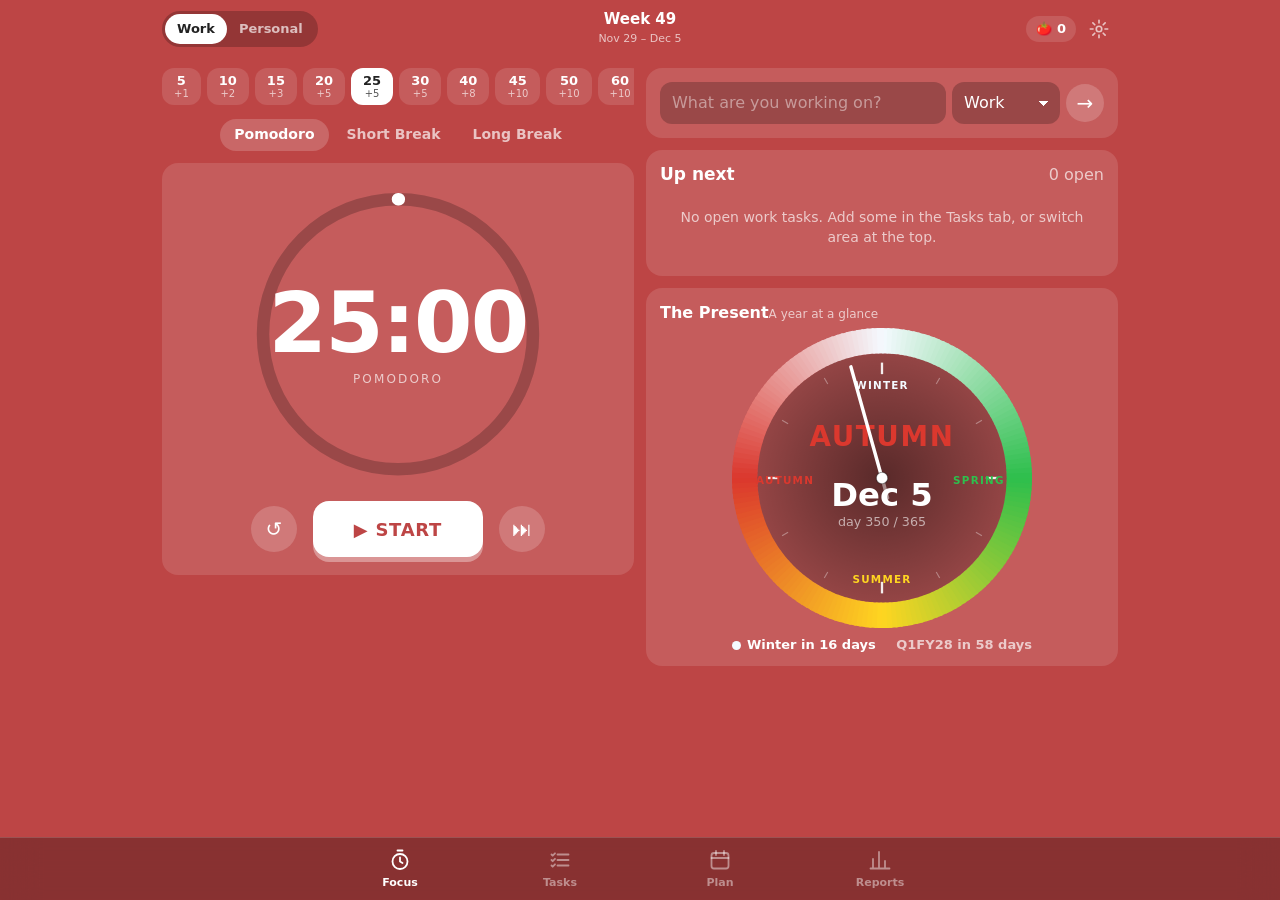
<file: index.html>
<!doctype html>
<html lang="en">
<head>
  <meta charset="utf-8">
  <meta name="viewport" content="width=device-width, initial-scale=1">
  <title>Simple Pomo</title>
  <meta http-equiv="refresh" content="0; url=docs/">
  <link rel="canonical" href="docs/">
</head>
<body>
  <p>Opening <a href="docs/">Simple Pomo</a>…</p>
  <script>location.replace('docs/');</script>
</body>
</html>
</file>
<file: docs/styles.css>
/* Simple Pomo (web) — mobile-first, phase-tinted */
:root {
  --bg: #bd4545;
  --tint: #db4f4f;
  --fg: #fff;
  --dim: rgba(255, 255, 255, .68);
  --faint: rgba(255, 255, 255, .45);
  --card: rgba(255, 255, 255, .12);
  --card-2: rgba(255, 255, 255, .18);
  --line: rgba(255, 255, 255, .16);
  --field: rgba(0, 0, 0, .22);
  --good: #4fc27e;
  --bad: #ff8a80;
  --warn: #ffc857;
  --radius: 16px;
  --safe-t: env(safe-area-inset-top, 0px);
  --safe-b: env(safe-area-inset-bottom, 0px);
  --hdr-h: 58px;
  --tab-h: 62px;
  color-scheme: dark;
}

* { box-sizing: border-box; -webkit-tap-highlight-color: transparent; }
html { background: var(--bg); transition: background .4s; }
body {
  margin: 0;
  min-height: 100vh;
  min-height: 100dvh;
  background: var(--bg);
  color: var(--fg);
  font: 16px/1.4 -apple-system, BlinkMacSystemFont, "SF Pro Text", "Segoe UI", Roboto, system-ui, sans-serif;
  padding-top: calc(var(--hdr-h) + var(--safe-t));
  padding-bottom: calc(var(--tab-h) + var(--safe-b) + 16px);
  -webkit-text-size-adjust: 100%;
  overscroll-behavior-y: none;
}
body.sheet-open { overflow: hidden; }
button, input, select, textarea { font: inherit; color: inherit; }
button { cursor: pointer; border: 0; background: none; padding: 0; touch-action: manipulation; }
h1, h2, h3, h4 { margin: 0; line-height: 1.2; }
h1 { font-size: 24px; }
h2 { font-size: 17px; }
h4 { font-size: 12px; letter-spacing: .08em; text-transform: uppercase; color: var(--dim); margin-bottom: 8px; }
p { margin: 0 0 8px; }
code { background: var(--field); padding: 1px 5px; border-radius: 5px; font-size: .9em; }
.muted { color: var(--dim); }
.small { font-size: 13px; }
.hidden { display: none !important; }
.grow { flex: 1; min-width: 0; }
.sp { display: inline-block; width: 6px; }
.dim { opacity: .5; }

/* ───────── header ───────── */
.hdr {
  position: fixed; inset: 0 0 auto 0; z-index: 20;
  padding-top: var(--safe-t);
  background: var(--bg);
  transition: background .4s;
}
.hdr-in {
  height: var(--hdr-h);
  max-width: 980px; margin: 0 auto; padding: 0 12px;
  display: grid; grid-template-columns: 1fr auto 1fr; align-items: center; gap: 8px;
}
.area-seg { display: inline-flex; background: var(--field); border-radius: 999px; padding: 3px; justify-self: start; }
.area-seg button { padding: 6px 12px; border-radius: 999px; font-size: 13px; font-weight: 600; color: var(--dim); }
.area-seg button.on { background: #fff; color: #222; }
.week-badge { text-align: center; line-height: 1.15; }
.week-badge b { display: block; font-size: 15px; }
.week-badge span { font-size: 11px; color: var(--dim); }
.hdr-right { display: flex; align-items: center; gap: 4px; justify-self: end; }
.today-pill { background: var(--card); border-radius: 999px; padding: 4px 10px; font-size: 13px; font-weight: 600; }

/* ───────── tabs ───────── */
.tabs {
  position: fixed; inset: auto 0 0 0; z-index: 20;
  display: flex; justify-content: center;
  padding-bottom: var(--safe-b);
  background: rgba(0, 0, 0, .28);
  -webkit-backdrop-filter: blur(18px); backdrop-filter: blur(18px);
  border-top: 1px solid var(--line);
}
.tabs button {
  flex: 1; max-width: 160px; height: var(--tab-h);
  display: flex; flex-direction: column; align-items: center; justify-content: center; gap: 3px;
  color: var(--faint); font-size: 11px; font-weight: 600;
}
.tabs button.on { color: #fff; }
.tabs svg { width: 24px; height: 24px; fill: none; stroke: currentColor; stroke-width: 1.8; stroke-linecap: round; stroke-linejoin: round; }

/* ───────── layout ───────── */
main { max-width: 640px; margin: 0 auto; padding: 4px 12px 0; }
.page { display: flex; flex-direction: column; gap: 12px; }
.page-head { display: flex; align-items: flex-start; justify-content: space-between; gap: 10px; padding-top: 6px; }
.head-btns { display: flex; gap: 6px; flex-wrap: wrap; justify-content: flex-end; }
.card { background: var(--card); border-radius: var(--radius); padding: 14px; }
.card.slim { padding: 8px 10px; }
.sec-head { display: flex; align-items: baseline; justify-content: space-between; gap: 8px; margin-bottom: 8px; }
.empty { color: var(--dim); text-align: center; padding: 14px 6px; margin: 0; font-size: 14px; }
.empty-state { text-align: center; padding: 28px 12px; }
.empty-state .big-emoji { font-size: 40px; }
.empty-state p { color: var(--dim); }
.link { color: #fff; text-decoration: underline; text-underline-offset: 3px; font-size: 13px; opacity: .85; }

/* ───────── controls ───────── */
.btn {
  display: inline-flex; align-items: center; justify-content: center; gap: 6px;
  min-height: 40px; padding: 0 16px; border-radius: 12px;
  background: var(--card-2); font-weight: 600; font-size: 15px; white-space: nowrap;
}
.btn:active { transform: scale(.97); }
.btn.sm { min-height: 34px; padding: 0 12px; font-size: 14px; border-radius: 10px; }
.btn.xs { min-height: 28px; padding: 0 10px; font-size: 12px; border-radius: 8px; }
.btn.primary { background: #fff; color: #222; }
.btn.good { background: color-mix(in srgb, var(--good) 35%, transparent); }
.btn.on { background: var(--field); color: var(--dim); }
.btn.bad, .btn.danger { background: color-mix(in srgb, #e53935 40%, transparent); }
.btn svg { width: 16px; height: 16px; fill: none; stroke: currentColor; stroke-width: 2.2; stroke-linecap: round; }
.btn-row { display: flex; gap: 8px; flex-wrap: wrap; margin: 8px 0; }
.file-btn { cursor: pointer; width: 100%; }
.icon-btn {
  width: 38px; height: 38px; flex: none; border-radius: 50%;
  display: inline-flex; align-items: center; justify-content: center; color: var(--dim);
}
.icon-btn:active { background: var(--card); }
.icon-btn svg { width: 22px; height: 22px; fill: none; stroke: currentColor; stroke-width: 1.8; stroke-linecap: round; stroke-linejoin: round; }
.icon-btn.has, .icon-btn.on { color: #fff; }
.icon-btn.go { background: var(--card-2); color: #fff; font-size: 20px; }

input[type="text"], input[type="number"], input[type="date"], select, textarea {
  width: 100%; min-height: 42px; padding: 9px 12px; border: 0; border-radius: 12px;
  background: var(--field); outline: none; font-size: 16px; /* 16px prevents iOS zoom */
}
textarea { resize: vertical; min-height: 64px; }
input::placeholder, textarea::placeholder { color: var(--faint); }
input:focus, select:focus, textarea:focus { box-shadow: 0 0 0 2px rgba(255, 255, 255, .55); }
select { appearance: none; -webkit-appearance: none; padding-right: 28px;
  background-image: linear-gradient(45deg, transparent 50%, #fff 50%), linear-gradient(135deg, #fff 50%, transparent 50%);
  background-position: calc(100% - 16px) 50%, calc(100% - 11px) 50%; background-size: 5px 5px; background-repeat: no-repeat; }
select option { color: #000; }
input[type="checkbox"] { width: 22px; height: 22px; accent-color: #fff; flex: none; }

.seg { display: flex; background: var(--field); border-radius: 12px; padding: 3px; }
.seg button { flex: 1; padding: 7px 0; border-radius: 9px; font-size: 14px; font-weight: 600; color: var(--dim); }
.seg button.on { background: #fff; color: #222; }

.chip { display: inline-flex; flex-direction: column; align-items: center; justify-content: center; padding: 6px 12px; border-radius: 12px; background: var(--card); font-size: 13px; font-weight: 600; flex: none; line-height: 1.1; }
.chip small { font-size: 10px; color: var(--dim); font-weight: 500; }
.chip.on { background: #fff; color: #222; }
.chip.on small { color: #555; }
.pill-chip { flex-direction: row; border-radius: 999px; padding: 7px 14px; }
.chip.rm { flex-direction: row; gap: 6px; padding: 5px 6px 5px 12px; border-radius: 999px; }
.chip.rm button { width: 20px; height: 20px; border-radius: 50%; background: var(--field); font-size: 11px; color: var(--dim); }
.chips-wrap { display: flex; flex-wrap: wrap; gap: 6px; margin-bottom: 8px; }
.chips-scroll, .presets, .day-chips { display: flex; gap: 6px; overflow-x: auto; scrollbar-width: none; -webkit-overflow-scrolling: touch; }
.chips-scroll::-webkit-scrollbar, .presets::-webkit-scrollbar { display: none; }
.presets { padding-bottom: 2px; }

.switch-row, .field-row { display: flex; align-items: center; justify-content: space-between; gap: 12px; padding: 9px 0; border-bottom: 1px solid var(--line); }
.switch-row span small { display: block; color: var(--dim); font-size: 12px; }
.switch-row.slim { border: 0; padding: 2px 4px; color: var(--dim); font-size: 14px; }
.field-row input, .field-row select { width: 130px; text-align: right; }
.field-row select { text-align: left; }

.badge { display: inline-block; padding: 2px 9px; border-radius: 999px; font-size: 12px; font-weight: 600; background: color-mix(in srgb, var(--c) 45%, transparent); }
.pill { display: inline-block; padding: 2px 8px; border-radius: 999px; font-size: 12px; background: var(--card); color: var(--dim); }
.tag { font-style: normal; font-size: 11px; padding: 1px 6px; border-radius: 6px; background: var(--card-2); }

/* ───────── lists ───────── */
.list { display: flex; flex-direction: column; }
.row { display: flex; align-items: center; gap: 8px; padding: 10px 4px; border-bottom: 1px solid var(--line); width: 100%; text-align: left; }
.row:last-child { border-bottom: 0; }
.row.active { background: rgba(255, 255, 255, .1); border-radius: 12px; padding-left: 10px; padding-right: 6px; }
.row.done .t-title { text-decoration: line-through; opacity: .6; }
.t-title { font-weight: 600; word-break: break-word; }
.t-title.strike { text-decoration: line-through; opacity: .6; }
.t-meta { display: flex; flex-wrap: wrap; gap: 5px; align-items: center; margin-top: 3px; font-size: 12px; color: var(--dim); }
.preview { max-width: 100%; overflow: hidden; text-overflow: ellipsis; white-space: nowrap; font-style: italic; }
.plan-tag, .active-tag { font-size: 11px; font-weight: 600; padding: 1px 7px; border-radius: 999px; background: var(--card-2); vertical-align: 1px; }
.active-tag { background: #fff; color: #222; }
.check { width: 26px; height: 26px; flex: none; border-radius: 50%; border: 2px solid var(--faint); display: inline-flex; align-items: center; justify-content: center; }
.check.on { background: #fff; border-color: #fff; color: #222; }
.check svg { width: 15px; height: 15px; fill: none; stroke: currentColor; stroke-width: 3; stroke-linecap: round; stroke-linejoin: round; }
.num { text-align: right; flex: none; }
.num b { display: block; font-size: 15px; }
.num small { color: var(--dim); font-size: 12px; }
.stack { display: flex; flex-direction: column; gap: 4px; flex: none; }
.dot { width: 9px; height: 9px; border-radius: 50%; flex: none; }
.row.acc { background: none; }
.row.acc.static { cursor: default; }
.bar { height: 8px; border-radius: 99px; background: var(--field); overflow: hidden; margin: 4px 0 8px; }
.bar i { display: block; height: 100%; background: var(--good); border-radius: 99px; }

.status { flex: none; font-size: 11px; font-weight: 700; padding: 3px 9px; border-radius: 999px; }
.st-done { background: color-mix(in srgb, var(--good) 40%, transparent); }
.st-partial { background: color-mix(in srgb, var(--warn) 40%, transparent); }
.st-missed { background: color-mix(in srgb, #e53935 50%, transparent); }
.st-upcoming { background: color-mix(in srgb, #5aa9ff 40%, transparent); }
.st-unplanned { background: var(--card-2); color: var(--dim); }

/* ───────── focus ───────── */
.focus-grid { display: grid; gap: 12px; padding-top: 6px; }
.col-a, .col-b { display: flex; flex-direction: column; gap: 12px; min-width: 0; }
.phase-tabs { display: flex; gap: 4px; justify-content: center; }
.phase-tabs button { padding: 6px 14px; border-radius: 999px; font-size: 14px; font-weight: 600; color: var(--dim); }
.phase-tabs button.on { background: var(--card-2); color: #fff; }
.timer-card { display: flex; flex-direction: column; align-items: center; gap: 14px; padding: 18px 14px; }
.ring-wrap { position: relative; width: min(74vw, 300px); aspect-ratio: 1; }
.ring-wrap svg { width: 100%; height: 100%; }
.ring-bg { fill: none; stroke: var(--field); stroke-width: 5; }
.ring-fg { fill: none; stroke: #fff; stroke-width: 5; stroke-linecap: round; transition: stroke-dashoffset .3s linear; }
.ring-text { position: absolute; inset: 0; display: flex; flex-direction: column; align-items: center; justify-content: center; }
.time { font-size: clamp(54px, 18vw, 84px); font-weight: 700; font-variant-numeric: tabular-nums; letter-spacing: -.02em; line-height: 1; }
.phase-lbl { margin-top: 6px; font-size: 12px; letter-spacing: .18em; color: var(--dim); }
.controls { display: flex; align-items: center; gap: 16px; }
.controls .big { min-width: 170px; height: 56px; border-radius: 16px; background: #fff; color: var(--bg); font-size: 18px; font-weight: 800; letter-spacing: .04em; box-shadow: 0 5px 0 rgba(255, 255, 255, .35); }
.controls .big:active { transform: translateY(3px); box-shadow: 0 2px 0 rgba(255, 255, 255, .35); }
.controls .round { width: 46px; height: 46px; border-radius: 50%; background: var(--card-2); font-size: 20px; }

.capture { display: flex; flex-direction: column; gap: 10px; }
.cap-row { display: grid; grid-template-columns: 1fr 108px 38px; gap: 6px; align-items: center; }
.active-info { display: flex; align-items: center; gap: 8px; font-size: 13px; }
.area-tag { font-size: 11px; font-weight: 700; padding: 2px 8px; border-radius: 999px; background: var(--card-2); }
.notes-head { display: flex; align-items: center; gap: 6px; font-size: 13px; font-weight: 600; color: var(--dim); }
.notes-head svg { width: 16px; height: 16px; fill: none; stroke: currentColor; stroke-width: 1.8; }
.notes-head em { font-weight: 400; font-size: 11px; opacity: .8; }
.notes-list { display: flex; flex-direction: column; gap: 6px; max-height: 180px; overflow-y: auto; }
.notes-list.small { max-height: 130px; font-size: 13px; margin-bottom: 10px; }
.note { background: var(--field); border-radius: 10px; padding: 7px 10px; }
.note time { font-size: 11px; color: var(--dim); }
.note p { margin: 2px 0 0; white-space: pre-wrap; word-break: break-word; font-size: 14px; }
.note-add { display: flex; gap: 6px; align-items: flex-start; }
.up-next { background: var(--card); border-radius: var(--radius); padding: 14px; }

.clock-card { padding: 14px 14px 12px; }
.clock-head { display: flex; flex-direction: column; margin-bottom: 4px; }
.clock-head span { color: var(--dim); font-size: 12px; }
.clock-svg { width: 100%; max-width: 300px; display: block; margin: 0 auto; }
.clk-lbl { font-size: 9px; font-weight: 700; letter-spacing: .12em; text-anchor: middle; dominant-baseline: middle; }
.clk-season { font-size: 24px; font-weight: 800; letter-spacing: .06em; }
.clk-date { font-size: 28px; font-weight: 700; fill: #fff; }
.clk-day { font-size: 11px; fill: rgba(255, 255, 255, .6); }
.clock-foot { display: flex; justify-content: space-between; gap: 8px; margin-top: 8px; font-size: 13px; font-weight: 600; max-width: 300px; margin-left: auto; margin-right: auto; }
.clock-foot .left { display: inline-flex; align-items: center; gap: 6px; }
.clock-foot i { width: 9px; height: 9px; border-radius: 50%; display: inline-block; }
.clock-foot .right { color: var(--dim); }

/* ───────── plan ───────── */
.week-nav { display: flex; align-items: center; gap: 4px; }
.wk-mid { flex: 1; text-align: center; display: flex; flex-direction: column; line-height: 1.2; }
.wk-mid span { font-size: 12px; color: var(--dim); }
.today-btn { padding: 0 8px; }
.day-chips { display: grid; grid-template-columns: repeat(7, 1fr); gap: 4px; margin-bottom: 10px; overflow: visible; }
.day-chip { display: flex; flex-direction: column; align-items: center; padding: 6px 0; border-radius: 12px; background: var(--card); line-height: 1.2; }
.day-chip small { font-size: 11px; color: var(--dim); }
.day-chip b { font-size: 17px; }
.day-chip em { font-size: 11px; font-style: normal; color: var(--dim); }
.day-chip.today b { text-decoration: underline; text-underline-offset: 3px; }
.day-chip.sel { background: #fff; color: #222; }
.day-chip.sel small, .day-chip.sel em { color: #555; }
.quick-add { display: flex; gap: 6px; margin-top: 10px; }

/* ───────── reports ───────── */
.stat-grid { display: grid; grid-template-columns: repeat(4, 1fr); gap: 6px; }
.stat { background: var(--card); border-radius: 14px; padding: 10px 4px; text-align: center; }
.stat b { display: block; font-size: 18px; }
.stat span { font-size: 11px; color: var(--dim); }
.chart { display: flex; align-items: flex-end; gap: 4px; height: 150px; }
.chart.dense { gap: 1px; }
.chart .col { flex: 1; height: 100%; display: flex; flex-direction: column; justify-content: flex-end; align-items: center; min-width: 0; }
.chart .stack-bar { width: 100%; display: flex; flex-direction: column-reverse; border-radius: 4px 4px 0 0; overflow: hidden; min-height: 0; }
.chart .stack-bar i { display: block; min-height: 1px; }
.chart .col span { font-size: 10px; color: var(--dim); height: 14px; line-height: 14px; white-space: nowrap; overflow: visible; }
.donut-wrap { display: flex; align-items: center; gap: 16px; }
.donut { width: 120px; height: 120px; border-radius: 50%; flex: none; display: flex; align-items: center; justify-content: center; position: relative; }
.donut::after { content: ''; position: absolute; inset: 24px; border-radius: 50%; background: var(--bg); }
.donut span { position: relative; z-index: 1; font-weight: 700; }
.legend { list-style: none; margin: 0; padding: 0; flex: 1; display: flex; flex-direction: column; gap: 6px; font-size: 14px; min-width: 0; }
.legend li { display: flex; align-items: center; gap: 6px; }
.legend li span { flex: 1; overflow: hidden; text-overflow: ellipsis; white-space: nowrap; }
.legend i { width: 10px; height: 10px; border-radius: 3px; flex: none; }
.legend em { font-style: normal; color: var(--dim); width: 38px; text-align: right; font-size: 12px; }
.acc-group { margin-bottom: 10px; }
.acc-head { display: flex; justify-content: space-between; font-size: 13px; color: var(--dim); padding: 4px 4px 0; }
.acc-head strong { color: #fff; }
.print-only { display: none; }

/* ───────── sheets / toast ───────── */
.sheet-wrap { position: fixed; inset: 0; z-index: 50; display: flex; align-items: flex-end; justify-content: center; pointer-events: none; }
.sheet-wrap.open, .sheet-wrap.closing { pointer-events: auto; }
.sheet-bg { position: absolute; inset: 0; background: rgba(0, 0, 0, 0); transition: background .2s; }
.sheet-wrap.open .sheet-bg { background: rgba(0, 0, 0, .5); }
.sheet {
  position: relative; width: 100%; max-width: 560px; max-height: 92dvh;
  display: flex; flex-direction: column;
  background: #26262c; border-radius: 22px 22px 0 0;
  transform: translateY(100%); transition: transform .22s ease-out;
  padding-bottom: var(--safe-b);
}
.sheet-wrap.open .sheet { transform: none; }
.sheet-head { display: flex; align-items: center; justify-content: space-between; padding: 14px 8px 6px 18px; }
.sheet-body { padding: 4px 18px 12px; overflow-y: auto; -webkit-overflow-scrolling: touch; }
.sheet-body section { margin-bottom: 18px; }
.sheet-foot { display: flex; gap: 8px; align-items: center; padding: 10px 18px 14px; border-top: 1px solid var(--line); }
.sheet .badge { color: #fff; }
.sheet .btn.primary { background: #fff; color: #222; }
.sheet .switch-row, .sheet .field-row { border-color: rgba(255, 255, 255, .1); }
.fld { display: block; margin-bottom: 12px; font-size: 13px; color: var(--dim); }
.fld input, .fld select, .fld textarea { margin-top: 5px; color: #fff; }
.fld .hint { font-size: 11px; opacity: .75; }
.two { display: grid; grid-template-columns: 1fr 1fr; gap: 10px; }
.menu-list { display: flex; flex-direction: column; gap: 6px; margin-bottom: 8px; }
.menu-item { padding: 14px; border-radius: 12px; background: rgba(255, 255, 255, .07); text-align: left; font-size: 16px; }
.menu-item.between { display: flex; justify-content: space-between; align-items: center; }
.menu-item.danger { color: var(--bad); }
.row-btns { display: flex; gap: 8px; flex-wrap: wrap; }
.cat-block { margin-bottom: 14px; }
section.danger h4 { color: var(--bad); }

.toast {
  position: fixed; left: 50%; bottom: calc(var(--tab-h) + var(--safe-b) + 16px); z-index: 60;
  transform: translate(-50%, 20px); opacity: 0; pointer-events: none;
  background: #1c1c1f; color: #fff; padding: 10px 16px; border-radius: 999px; font-size: 14px; font-weight: 600;
  max-width: 90vw; text-align: center; transition: opacity .2s, transform .2s;
  box-shadow: 0 6px 20px rgba(0, 0, 0, .35);
}
.toast.show { opacity: 1; transform: translate(-50%, 0); }

/* ───────── wide screens ───────── */
@media (min-width: 900px) {
  main { max-width: 980px; }
  .focus-grid { grid-template-columns: minmax(0, 1fr) minmax(0, 1fr); align-items: start; }
  .sheet-wrap { align-items: center; }
  .sheet { border-radius: 22px; }
}
@media (max-width: 380px) {
  .hdr-in { grid-template-columns: auto 1fr auto; padding: 0 8px; }
  .today-pill { display: none; }
  .stat b { font-size: 16px; }
}
@media (prefers-reduced-motion: reduce) {
  * { transition: none !important; }
}

/* ───────── print (Reports → Print / PDF) ───────── */
@media print {
  :root { --card: #f4f4f4; --card-2: #eee; --field: #eee; --line: #ddd; --dim: #555; --faint: #777; }
  html, body { background: #fff !important; color: #111; padding: 0 !important; }
  .hdr, .tabs, .toast, #sheets, .no-print { display: none !important; }
  .print-only { display: block; }
  main { max-width: none; padding: 0; }
  .card, .stat { break-inside: avoid; background: #f7f7f7; color: #111; }
  .acc-head strong, .num b { color: #111; }
  .donut::after { background: #fff; }
  .badge { background: #eee; }
}
</file>
